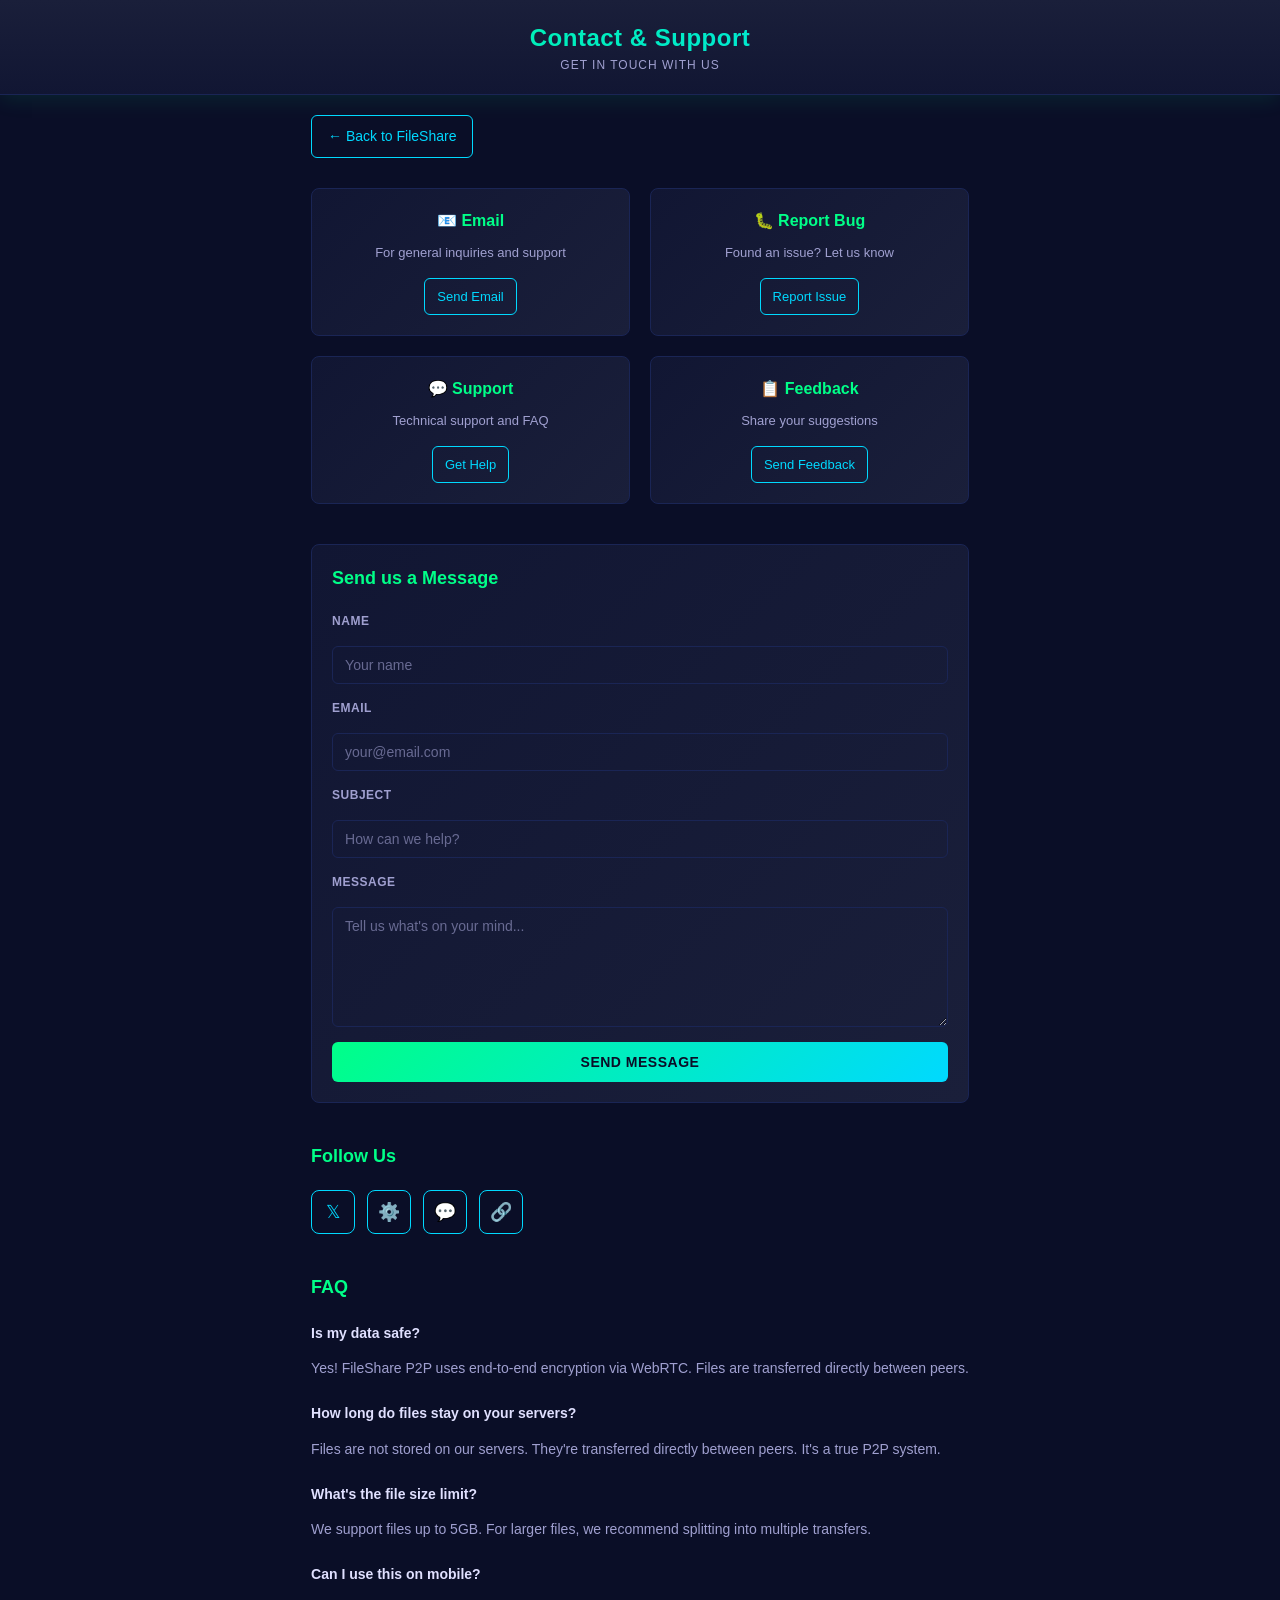
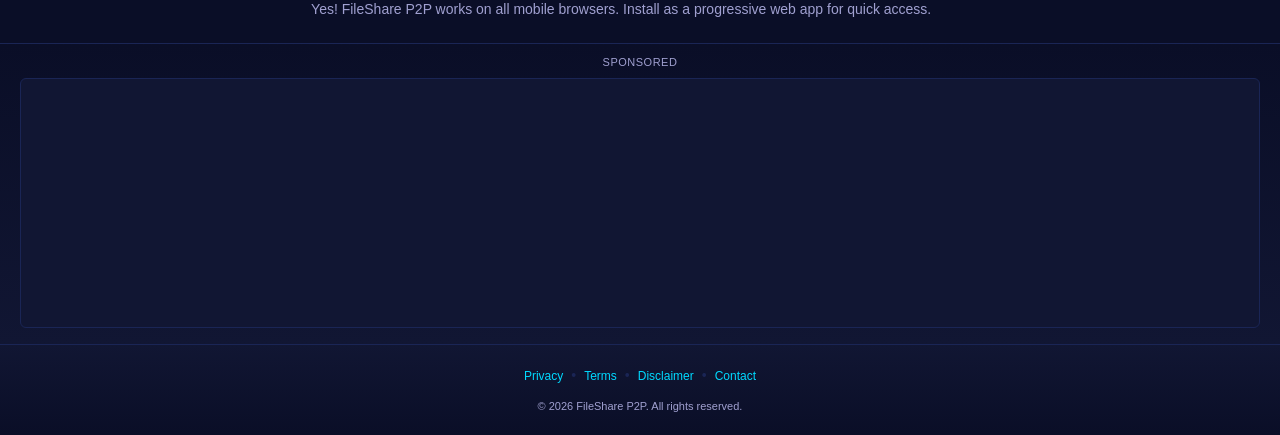
<file: pages/contact.html>
<!DOCTYPE html>
<html lang="en">
<head>
    <meta charset="UTF-8">
    <meta name="viewport" content="width=device-width, initial-scale=1.0">
    <title>Contact Us - FileShare P2P</title>
    <link rel="stylesheet" href="../style.css">
    <style>
        .page-content {
            max-width: 800px;
            margin: 0 auto;
            padding: 20px;
        }
        
        .page-content h1 {
            color: var(--text-primary);
            margin-bottom: 20px;
            font-size: 28px;
        }
        
        .back-link {
            color: var(--secondary-neon);
            text-decoration: none;
            padding: 10px 16px;
            border: 1px solid var(--secondary-neon);
            border-radius: 6px;
            display: inline-block;
            margin-bottom: 30px;
            transition: all 0.3s ease;
        }
        
        .back-link:hover {
            background: rgba(0, 217, 255, 0.1);
        }
        
        .contact-grid {
            display: grid;
            grid-template-columns: 1fr 1fr;
            gap: 20px;
            margin-bottom: 40px;
        }
        
        @media (max-width: 600px) {
            .contact-grid {
                grid-template-columns: 1fr;
            }
        }
        
        .contact-card {
            background: linear-gradient(135deg, var(--bg-card) 0%, var(--bg-hover) 100%);
            border: 1px solid var(--border-color);
            border-radius: 8px;
            padding: 20px;
            text-align: center;
        }
        
        .contact-card h3 {
            color: var(--primary-neon);
            margin-bottom: 10px;
            font-size: 16px;
        }
        
        .contact-card p {
            color: var(--text-secondary);
            font-size: 13px;
            margin-bottom: 15px;
        }
        
        .contact-link {
            display: inline-flex;
            align-items: center;
            gap: 8px;
            color: var(--secondary-neon);
            text-decoration: none;
            padding: 8px 12px;
            border: 1px solid var(--secondary-neon);
            border-radius: 6px;
            transition: all 0.2s ease;
            font-size: 13px;
        }
        
        .contact-link:hover {
            background: rgba(0, 217, 255, 0.1);
        }
        
        .form-section {
            background: linear-gradient(135deg, var(--bg-card) 0%, var(--bg-hover) 100%);
            border: 1px solid var(--border-color);
            border-radius: 8px;
            padding: 20px;
            margin-bottom: 30px;
        }
        
        .form-section h2 {
            color: var(--primary-neon);
            margin-bottom: 20px;
            font-size: 18px;
        }
        
        .form-group {
            margin-bottom: 15px;
        }
        
        .form-label {
            display: block;
            color: var(--text-secondary);
            font-size: 12px;
            font-weight: 600;
            text-transform: uppercase;
            letter-spacing: 0.5px;
            margin-bottom: 8px;
        }
        
        .form-input,
        .form-textarea {
            width: 100%;
            padding: 10px 12px;
            border: 1px solid var(--border-color);
            border-radius: 6px;
            background: transparent;
            color: var(--text-primary);
            font-size: 14px;
            font-family: inherit;
            transition: all 0.2s ease;
        }
        
        .form-input::placeholder,
        .form-textarea::placeholder {
            color: var(--text-secondary);
            opacity: 0.6;
        }
        
        .form-input:focus,
        .form-textarea:focus {
            outline: none;
            border-color: var(--primary-neon);
            box-shadow: 0 0 15px rgba(0, 255, 136, 0.2);
        }
        
        .form-textarea {
            resize: vertical;
            min-height: 120px;
        }
        
        .btn-submit {
            width: 100%;
            padding: 12px 16px;
            border: none;
            border-radius: 6px;
            background: var(--gradient-neon);
            color: var(--bg-dark);
            font-size: 14px;
            font-weight: 700;
            cursor: pointer;
            text-transform: uppercase;
            letter-spacing: 0.5px;
            transition: all 0.3s ease;
        }
        
        .btn-submit:hover {
            transform: translateY(-2px);
            box-shadow: 0 0 30px rgba(0, 255, 136, 0.5);
        }
        
        .btn-submit:active {
            transform: translateY(0);
        }
        
        .success-message {
            background: rgba(0, 255, 136, 0.1);
            border: 1px solid var(--success);
            color: var(--success);
            padding: 12px;
            border-radius: 6px;
            margin-bottom: 15px;
            display: none;
        }
        
        .social-section h2 {
            color: var(--primary-neon);
            margin-top: 40px;
            margin-bottom: 20px;
            font-size: 18px;
        }
        
        .social-links {
            display: flex;
            gap: 12px;
            flex-wrap: wrap;
        }
        
        .social-link {
            display: inline-flex;
            align-items: center;
            justify-content: center;
            width: 44px;
            height: 44px;
            border: 1px solid var(--secondary-neon);
            border-radius: 8px;
            color: var(--secondary-neon);
            text-decoration: none;
            font-size: 18px;
            transition: all 0.2s ease;
        }
        
        .social-link:hover {
            background: rgba(0, 217, 255, 0.1);
            transform: translateY(-2px);
        }
    </style>
</head>
<body>
    <div class="container">
        <div class="header">
            <div class="header-content">
                <h1>Contact & Support</h1>
                <p class="subtitle">Get in touch with us</p>
            </div>
        </div>

        <main class="page-content">
            <a href="../index.html" class="back-link">← Back to FileShare</a>

            <!-- Contact Methods -->
            <div class="contact-grid">
                <div class="contact-card">
                    <h3>📧 Email</h3>
                    <p>For general inquiries and support</p>
                    <a href="mailto:support@fileshare-p2p.local" class="contact-link">
                        Send Email
                    </a>
                </div>

                <div class="contact-card">
                    <h3>🐛 Report Bug</h3>
                    <p>Found an issue? Let us know</p>
                    <a href="mailto:bugs@fileshare-p2p.local" class="contact-link">
                        Report Issue
                    </a>
                </div>

                <div class="contact-card">
                    <h3>💬 Support</h3>
                    <p>Technical support and FAQ</p>
                    <a href="mailto:help@fileshare-p2p.local" class="contact-link">
                        Get Help
                    </a>
                </div>

                <div class="contact-card">
                    <h3>📋 Feedback</h3>
                    <p>Share your suggestions</p>
                    <a href="mailto:feedback@fileshare-p2p.local" class="contact-link">
                        Send Feedback
                    </a>
                </div>
            </div>

            <!-- Contact Form -->
            <div class="form-section">
                <h2>Send us a Message</h2>
                
                <div class="success-message" id="successMessage">
                    ✓ Message sent successfully! We'll get back to you soon.
                </div>

                <form id="contactForm">
                    <div class="form-group">
                        <label class="form-label">Name</label>
                        <input type="text" class="form-input" name="name" placeholder="Your name" required>
                    </div>

                    <div class="form-group">
                        <label class="form-label">Email</label>
                        <input type="email" class="form-input" name="email" placeholder="your@email.com" required>
                    </div>

                    <div class="form-group">
                        <label class="form-label">Subject</label>
                        <input type="text" class="form-input" name="subject" placeholder="How can we help?" required>
                    </div>

                    <div class="form-group">
                        <label class="form-label">Message</label>
                        <textarea class="form-textarea" name="message" placeholder="Tell us what's on your mind..." required></textarea>
                    </div>

                    <button type="submit" class="btn-submit">Send Message</button>
                </form>
            </div>

            <!-- Social Section -->
            <div class="social-section">
                <h2>Follow Us</h2>
                <div class="social-links">
                    <a href="https://twitter.com" class="social-link" title="Twitter">
                        𝕏
                    </a>
                    <a href="https://github.com" class="social-link" title="GitHub">
                        ⚙️
                    </a>
                    <a href="https://discord.com" class="social-link" title="Discord">
                        💬
                    </a>
                    <a href="https://www.reddit.com" class="social-link" title="Reddit">
                        🔗
                    </a>
                </div>
            </div>

            <!-- FAQ Section -->
            <div style="margin-top: 40px;">
                <h2 style="color: var(--primary-neon); margin-bottom: 20px; font-size: 18px;">FAQ</h2>
                
                <div style="color: var(--text-secondary); line-height: 1.8;">
                    <h3 style="color: var(--text-primary); margin: 20px 0 10px 0; font-size: 14px;">Is my data safe?</h3>
                    <p>Yes! FileShare P2P uses end-to-end encryption via WebRTC. Files are transferred directly between peers.</p>
                    
                    <h3 style="color: var(--text-primary); margin: 20px 0 10px 0; font-size: 14px;">How long do files stay on your servers?</h3>
                    <p>Files are not stored on our servers. They're transferred directly between peers. It's a true P2P system.</p>
                    
                    <h3 style="color: var(--text-primary); margin: 20px 0 10px 0; font-size: 14px;">What's the file size limit?</h3>
                    <p>We support files up to 5GB. For larger files, we recommend splitting into multiple transfers.</p>
                    
                    <h3 style="color: var(--text-primary); margin: 20px 0 10px 0; font-size: 14px;">Can I use this on mobile?</h3>
                    <p>Yes! FileShare P2P works on all mobile browsers. Install as a progressive web app for quick access.</p>
                </div>
            </div>
        </main>

        <div class="ads-section">
            <p class="ads-title">Sponsored</p>
            <iframe 
                src="https://ad-slots.8434ashishranjan.workers.dev/" 
                title="Ads"
                allow="autoplay"
                sandbox="allow-same-origin allow-scripts allow-forms allow-popups allow-presentation"
            ></iframe>
        </div>

        <footer class="footer">
            <div class="footer-links">
                <a href="privacy.html">Privacy</a>
                <span class="separator">•</span>
                <a href="terms.html">Terms</a>
                <span class="separator">•</span>
                <a href="disclaimer.html">Disclaimer</a>
                <span class="separator">•</span>
                <a href="contact.html">Contact</a>
            </div>
            <p class="footer-text">© 2026 FileShare P2P. All rights reserved.</p>
        </footer>
    </div>

    <script>
        // Handle contact form submission
        document.getElementById('contactForm').addEventListener('submit', async (e) => {
            e.preventDefault();
            
            const formData = new FormData(e.target);
            const data = Object.fromEntries(formData);
            
            try {
                // In production, this would send to a backend service
                // For now, we'll just show success
                console.log('Form data:', data);
                
                const successMsg = document.getElementById('successMessage');
                successMsg.style.display = 'block';
                
                e.target.reset();
                
                setTimeout(() => {
                    successMsg.style.display = 'none';
                }, 5000);
            } catch (error) {
                console.error('Form error:', error);
                alert('Failed to send message. Please try again.');
            }
        });
    </script>
</body>
</html>
</file>
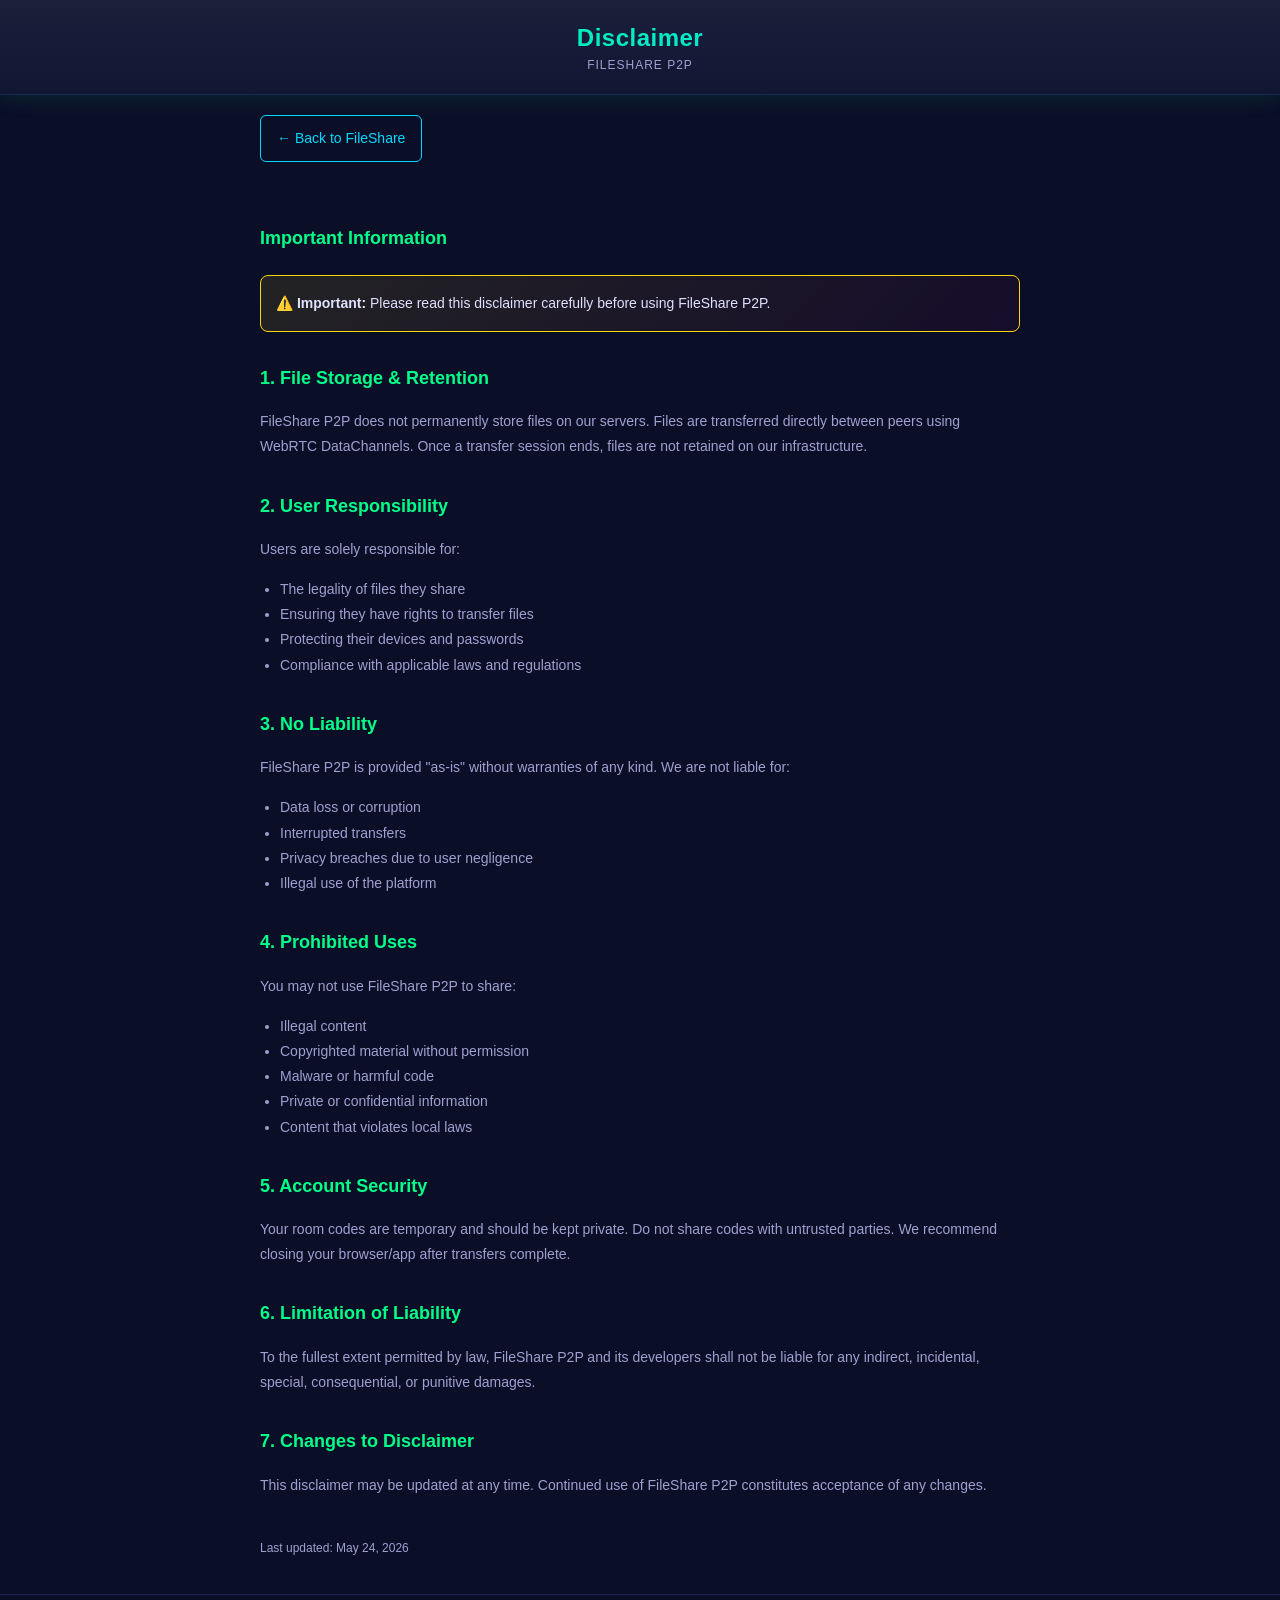
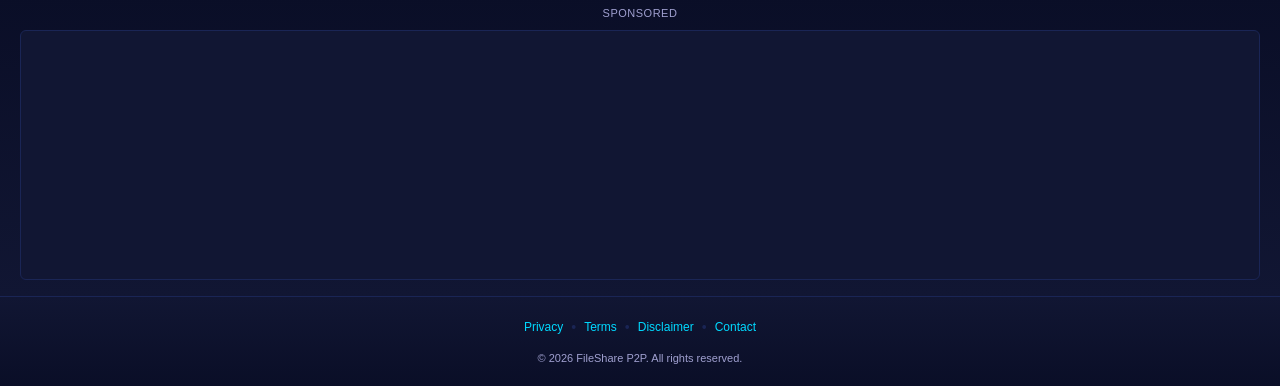
<file: pages/disclaimer.html>
<!DOCTYPE html>
<html lang="en">
<head>
    <meta charset="UTF-8">
    <meta name="viewport" content="width=device-width, initial-scale=1.0">
    <title>Disclaimer - FileShare P2P</title>
    <link rel="stylesheet" href="../style.css">
    <style>
        .page-content {
            max-width: 800px;
            margin: 0 auto;
            padding: 20px;
            color: var(--text-secondary);
            line-height: 1.8;
        }
        
        .page-content h2 {
            color: var(--primary-neon);
            margin-top: 30px;
            margin-bottom: 15px;
            font-size: 18px;
        }
        
        .page-content p {
            margin-bottom: 15px;
        }
        
        .page-content h1 {
            color: var(--text-primary);
            margin-bottom: 20px;
            font-size: 28px;
        }
        
        .back-link {
            color: var(--secondary-neon);
            text-decoration: none;
            padding: 10px 16px;
            border: 1px solid var(--secondary-neon);
            border-radius: 6px;
            display: inline-block;
            margin-bottom: 30px;
            transition: all 0.3s ease;
        }
        
        .back-link:hover {
            background: rgba(0, 217, 255, 0.1);
        }
        
        .warning-box {
            background: linear-gradient(135deg, rgba(255, 214, 10, 0.1) 0%, rgba(255, 0, 110, 0.05) 100%);
            border: 1px solid var(--warning);
            border-radius: 8px;
            padding: 15px;
            margin: 20px 0;
            color: var(--text-primary);
        }
    </style>
</head>
<body>
    <div class="container">
        <div class="header">
            <div class="header-content">
                <h1>Disclaimer</h1>
                <p class="subtitle">FileShare P2P</p>
            </div>
        </div>

        <main class="page-content">
            <a href="../index.html" class="back-link">← Back to FileShare</a>

            <h2>Important Information</h2>
            
            <div class="warning-box">
                <strong>⚠️ Important:</strong> Please read this disclaimer carefully before using FileShare P2P.
            </div>

            <h2>1. File Storage & Retention</h2>
            <p>
                FileShare P2P does not permanently store files on our servers. Files are transferred directly 
                between peers using WebRTC DataChannels. Once a transfer session ends, files are not retained 
                on our infrastructure.
            </p>

            <h2>2. User Responsibility</h2>
            <p>
                Users are solely responsible for:
            </p>
            <ul style="margin-left: 20px; margin-bottom: 15px;">
                <li>The legality of files they share</li>
                <li>Ensuring they have rights to transfer files</li>
                <li>Protecting their devices and passwords</li>
                <li>Compliance with applicable laws and regulations</li>
            </ul>

            <h2>3. No Liability</h2>
            <p>
                FileShare P2P is provided "as-is" without warranties of any kind. We are not liable for:
            </p>
            <ul style="margin-left: 20px; margin-bottom: 15px;">
                <li>Data loss or corruption</li>
                <li>Interrupted transfers</li>
                <li>Privacy breaches due to user negligence</li>
                <li>Illegal use of the platform</li>
            </ul>

            <h2>4. Prohibited Uses</h2>
            <p>
                You may not use FileShare P2P to share:
            </p>
            <ul style="margin-left: 20px; margin-bottom: 15px;">
                <li>Illegal content</li>
                <li>Copyrighted material without permission</li>
                <li>Malware or harmful code</li>
                <li>Private or confidential information</li>
                <li>Content that violates local laws</li>
            </ul>

            <h2>5. Account Security</h2>
            <p>
                Your room codes are temporary and should be kept private. Do not share codes with untrusted parties. 
                We recommend closing your browser/app after transfers complete.
            </p>

            <h2>6. Limitation of Liability</h2>
            <p>
                To the fullest extent permitted by law, FileShare P2P and its developers shall not be liable for 
                any indirect, incidental, special, consequential, or punitive damages.
            </p>

            <h2>7. Changes to Disclaimer</h2>
            <p>
                This disclaimer may be updated at any time. Continued use of FileShare P2P constitutes acceptance 
                of any changes.
            </p>

            <p style="margin-top: 40px; color: var(--text-secondary); font-size: 12px;">
                Last updated: May 24, 2026
            </p>
        </main>

        <div class="ads-section">
            <p class="ads-title">Sponsored</p>
            <iframe 
                src="https://ad-slots.8434ashishranjan.workers.dev/" 
                title="Ads"
                allow="autoplay"
                sandbox="allow-same-origin allow-scripts allow-forms allow-popups allow-presentation"
            ></iframe>
        </div>

        <footer class="footer">
            <div class="footer-links">
                <a href="privacy.html">Privacy</a>
                <span class="separator">•</span>
                <a href="terms.html">Terms</a>
                <span class="separator">•</span>
                <a href="disclaimer.html">Disclaimer</a>
                <span class="separator">•</span>
                <a href="contact.html">Contact</a>
            </div>
            <p class="footer-text">© 2026 FileShare P2P. All rights reserved.</p>
        </footer>
    </div>
</body>
</html>
</file>
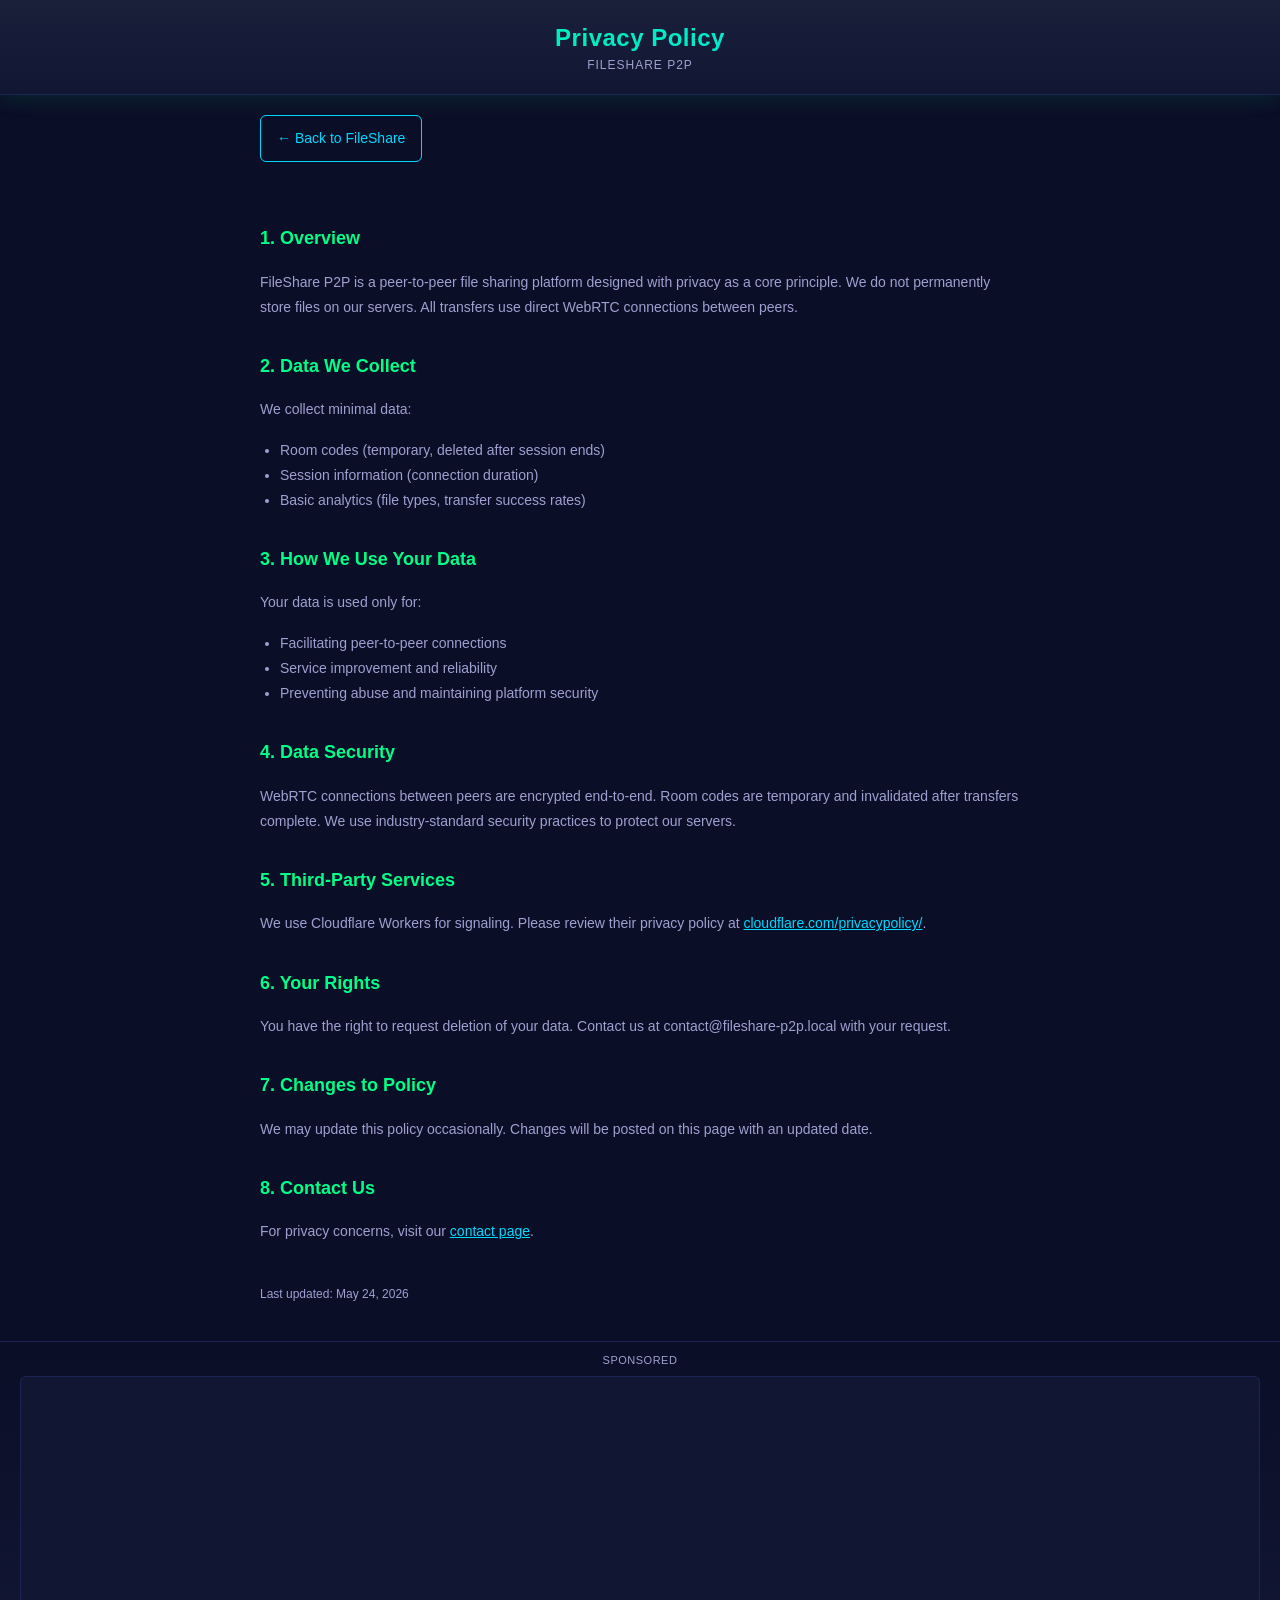
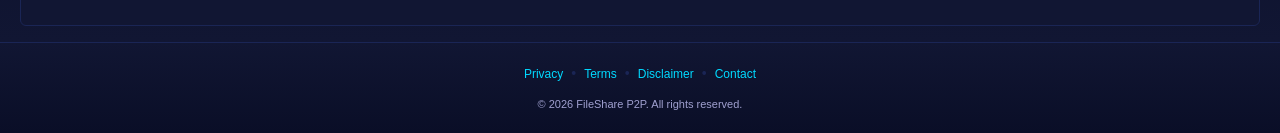
<file: pages/privacy.html>
<!DOCTYPE html>
<html lang="en">
<head>
    <meta charset="UTF-8">
    <meta name="viewport" content="width=device-width, initial-scale=1.0">
    <title>Privacy Policy - FileShare P2P</title>
    <link rel="stylesheet" href="../style.css">
    <style>
        .page-content {
            max-width: 800px;
            margin: 0 auto;
            padding: 20px;
            color: var(--text-secondary);
            line-height: 1.8;
        }
        
        .page-content h2 {
            color: var(--primary-neon);
            margin-top: 30px;
            margin-bottom: 15px;
            font-size: 18px;
        }
        
        .page-content p {
            margin-bottom: 15px;
        }
        
        .page-content h1 {
            color: var(--text-primary);
            margin-bottom: 20px;
            font-size: 28px;
        }
        
        .back-link {
            color: var(--secondary-neon);
            text-decoration: none;
            padding: 10px 16px;
            border: 1px solid var(--secondary-neon);
            border-radius: 6px;
            display: inline-block;
            margin-bottom: 30px;
            transition: all 0.3s ease;
        }
        
        .back-link:hover {
            background: rgba(0, 217, 255, 0.1);
        }
    </style>
</head>
<body>
    <div class="container">
        <div class="header">
            <div class="header-content">
                <h1>Privacy Policy</h1>
                <p class="subtitle">FileShare P2P</p>
            </div>
        </div>

        <main class="page-content">
            <a href="../index.html" class="back-link">← Back to FileShare</a>

            <h2>1. Overview</h2>
            <p>
                FileShare P2P is a peer-to-peer file sharing platform designed with privacy as a core principle. 
                We do not permanently store files on our servers. All transfers use direct WebRTC connections 
                between peers.
            </p>

            <h2>2. Data We Collect</h2>
            <p>
                We collect minimal data:
            </p>
            <ul style="margin-left: 20px; margin-bottom: 15px;">
                <li>Room codes (temporary, deleted after session ends)</li>
                <li>Session information (connection duration)</li>
                <li>Basic analytics (file types, transfer success rates)</li>
            </ul>

            <h2>3. How We Use Your Data</h2>
            <p>
                Your data is used only for:
            </p>
            <ul style="margin-left: 20px; margin-bottom: 15px;">
                <li>Facilitating peer-to-peer connections</li>
                <li>Service improvement and reliability</li>
                <li>Preventing abuse and maintaining platform security</li>
            </ul>

            <h2>4. Data Security</h2>
            <p>
                WebRTC connections between peers are encrypted end-to-end. Room codes are temporary and 
                invalidated after transfers complete. We use industry-standard security practices to protect 
                our servers.
            </p>

            <h2>5. Third-Party Services</h2>
            <p>
                We use Cloudflare Workers for signaling. Please review their privacy policy at 
                <a href="https://www.cloudflare.com/privacypolicy/" style="color: var(--secondary-neon);">cloudflare.com/privacypolicy/</a>.
            </p>

            <h2>6. Your Rights</h2>
            <p>
                You have the right to request deletion of your data. Contact us at contact@fileshare-p2p.local 
                with your request.
            </p>

            <h2>7. Changes to Policy</h2>
            <p>
                We may update this policy occasionally. Changes will be posted on this page with an updated date.
            </p>

            <h2>8. Contact Us</h2>
            <p>
                For privacy concerns, visit our <a href="contact.html" style="color: var(--secondary-neon);">contact page</a>.
            </p>

            <p style="margin-top: 40px; color: var(--text-secondary); font-size: 12px;">
                Last updated: May 24, 2026
            </p>
        </main>

        <div class="ads-section">
            <p class="ads-title">Sponsored</p>
            <iframe 
                src="https://ad-slots.8434ashishranjan.workers.dev/" 
                title="Ads"
                allow="autoplay"
                sandbox="allow-same-origin allow-scripts allow-forms allow-popups allow-presentation"
            ></iframe>
        </div>

        <footer class="footer">
            <div class="footer-links">
                <a href="privacy.html">Privacy</a>
                <span class="separator">•</span>
                <a href="terms.html">Terms</a>
                <span class="separator">•</span>
                <a href="disclaimer.html">Disclaimer</a>
                <span class="separator">•</span>
                <a href="contact.html">Contact</a>
            </div>
            <p class="footer-text">© 2026 FileShare P2P. All rights reserved.</p>
        </footer>
    </div>
</body>
</html>
</file>
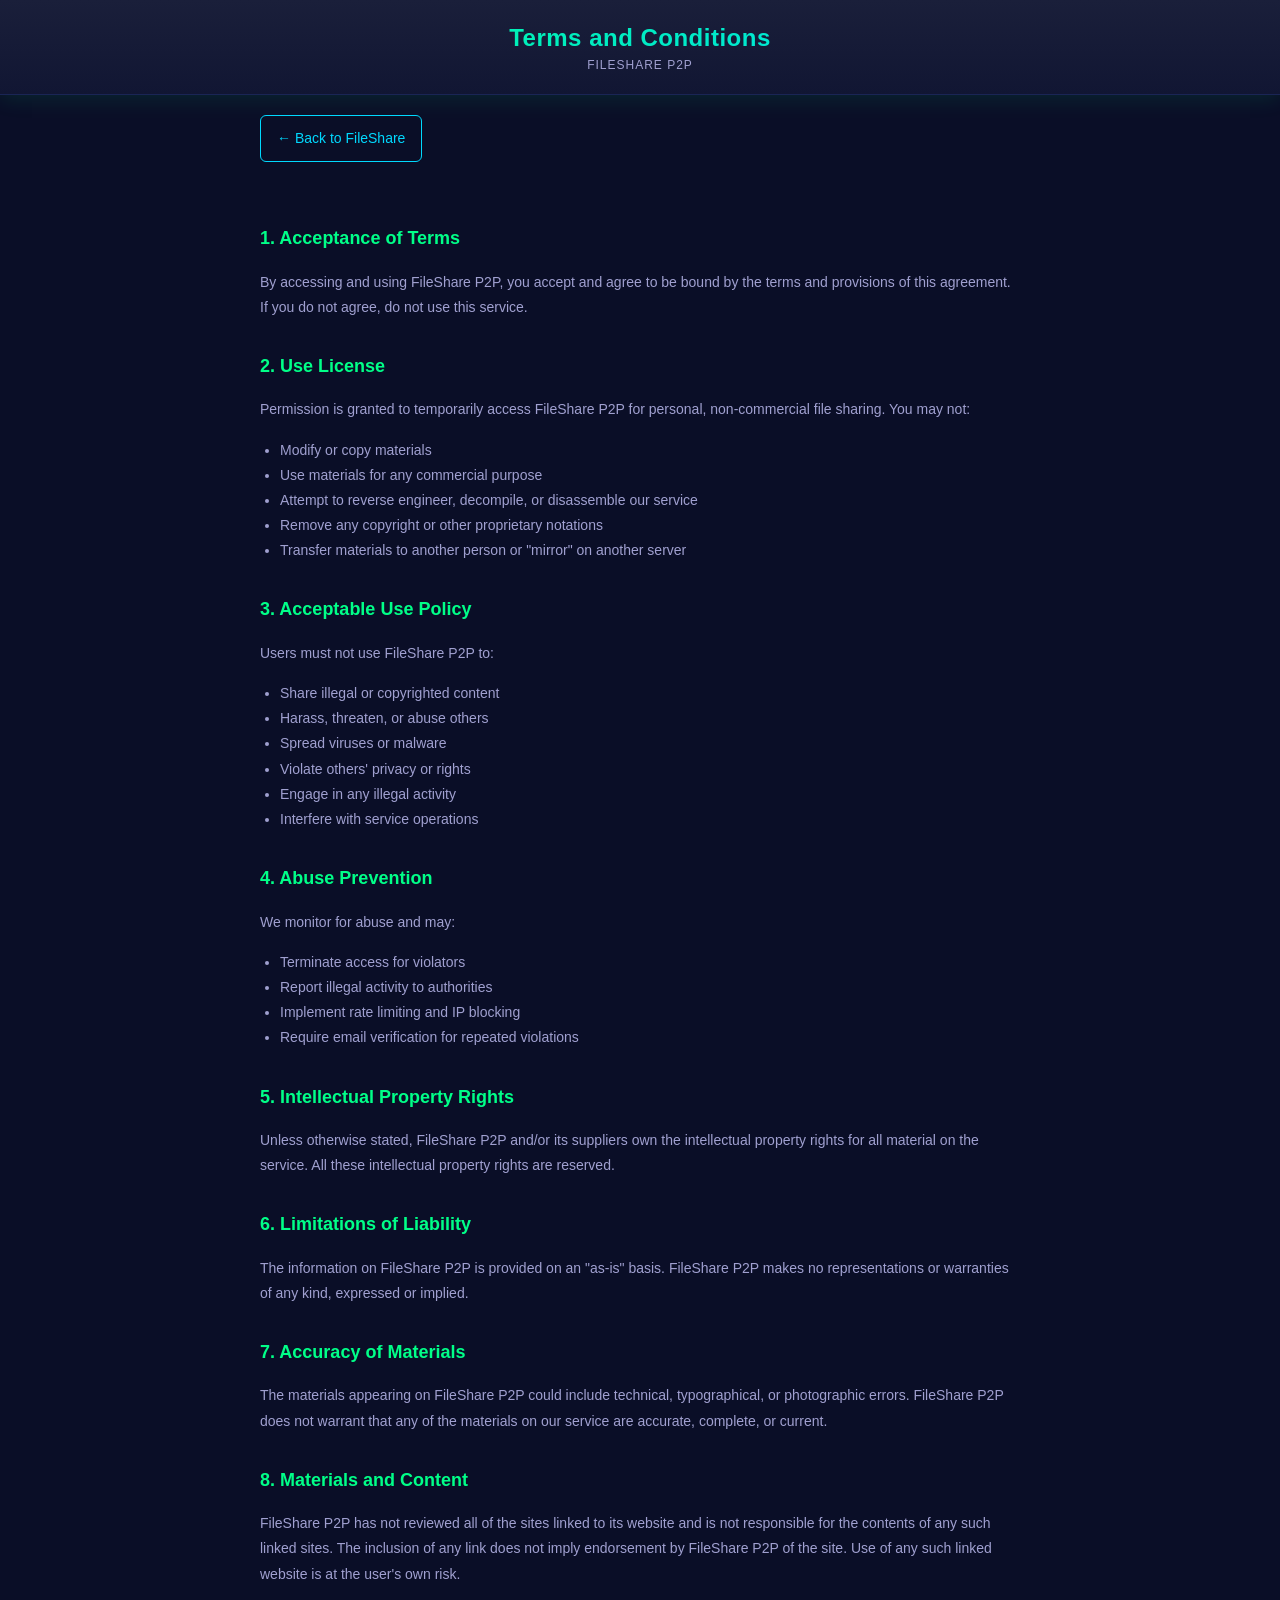
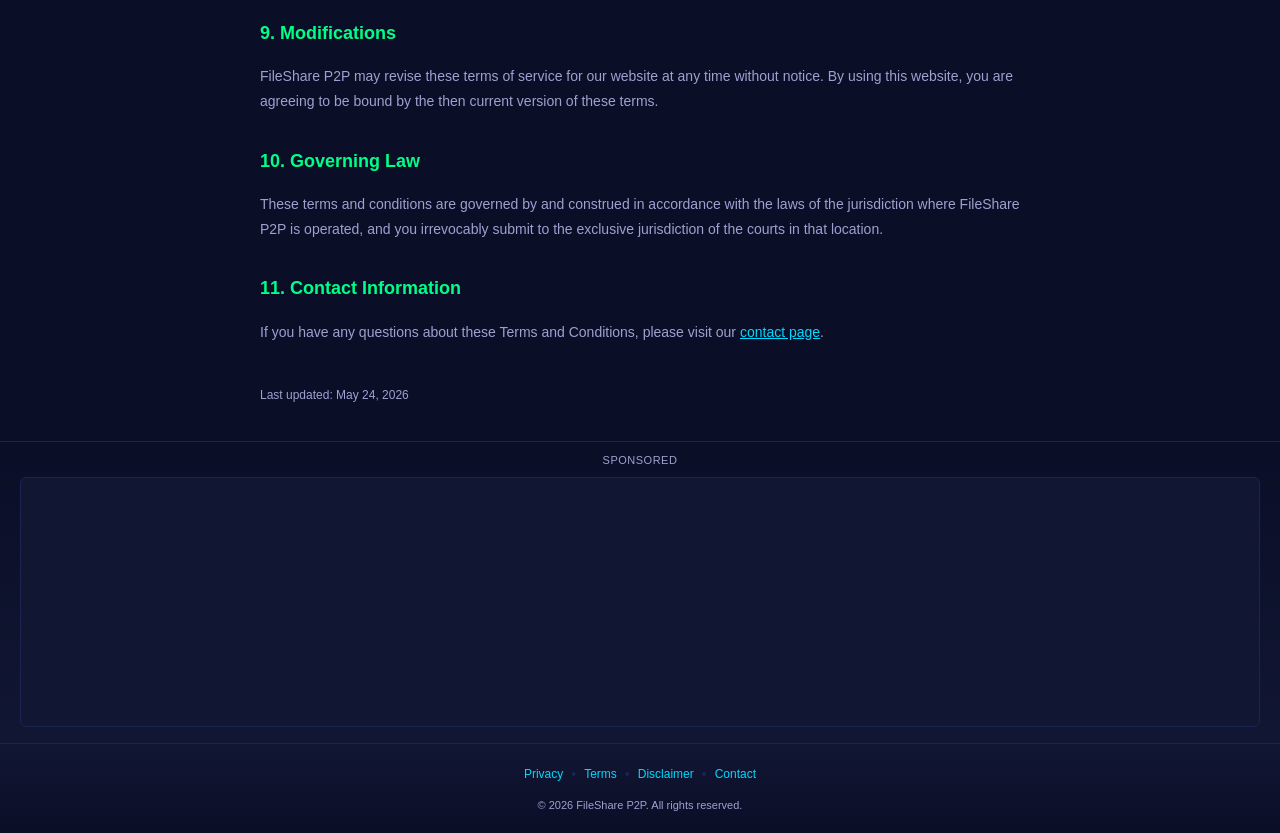
<file: pages/terms.html>
<!DOCTYPE html>
<html lang="en">
<head>
    <meta charset="UTF-8">
    <meta name="viewport" content="width=device-width, initial-scale=1.0">
    <title>Terms and Conditions - FileShare P2P</title>
    <link rel="stylesheet" href="../style.css">
    <style>
        .page-content {
            max-width: 800px;
            margin: 0 auto;
            padding: 20px;
            color: var(--text-secondary);
            line-height: 1.8;
        }
        
        .page-content h2 {
            color: var(--primary-neon);
            margin-top: 30px;
            margin-bottom: 15px;
            font-size: 18px;
        }
        
        .page-content p {
            margin-bottom: 15px;
        }
        
        .page-content h1 {
            color: var(--text-primary);
            margin-bottom: 20px;
            font-size: 28px;
        }
        
        .back-link {
            color: var(--secondary-neon);
            text-decoration: none;
            padding: 10px 16px;
            border: 1px solid var(--secondary-neon);
            border-radius: 6px;
            display: inline-block;
            margin-bottom: 30px;
            transition: all 0.3s ease;
        }
        
        .back-link:hover {
            background: rgba(0, 217, 255, 0.1);
        }
    </style>
</head>
<body>
    <div class="container">
        <div class="header">
            <div class="header-content">
                <h1>Terms and Conditions</h1>
                <p class="subtitle">FileShare P2P</p>
            </div>
        </div>

        <main class="page-content">
            <a href="../index.html" class="back-link">← Back to FileShare</a>

            <h2>1. Acceptance of Terms</h2>
            <p>
                By accessing and using FileShare P2P, you accept and agree to be bound by the terms and provisions 
                of this agreement. If you do not agree, do not use this service.
            </p>

            <h2>2. Use License</h2>
            <p>
                Permission is granted to temporarily access FileShare P2P for personal, non-commercial file sharing. 
                You may not:
            </p>
            <ul style="margin-left: 20px; margin-bottom: 15px;">
                <li>Modify or copy materials</li>
                <li>Use materials for any commercial purpose</li>
                <li>Attempt to reverse engineer, decompile, or disassemble our service</li>
                <li>Remove any copyright or other proprietary notations</li>
                <li>Transfer materials to another person or "mirror" on another server</li>
            </ul>

            <h2>3. Acceptable Use Policy</h2>
            <p>
                Users must not use FileShare P2P to:
            </p>
            <ul style="margin-left: 20px; margin-bottom: 15px;">
                <li>Share illegal or copyrighted content</li>
                <li>Harass, threaten, or abuse others</li>
                <li>Spread viruses or malware</li>
                <li>Violate others' privacy or rights</li>
                <li>Engage in any illegal activity</li>
                <li>Interfere with service operations</li>
            </ul>

            <h2>4. Abuse Prevention</h2>
            <p>
                We monitor for abuse and may:
            </p>
            <ul style="margin-left: 20px; margin-bottom: 15px;">
                <li>Terminate access for violators</li>
                <li>Report illegal activity to authorities</li>
                <li>Implement rate limiting and IP blocking</li>
                <li>Require email verification for repeated violations</li>
            </ul>

            <h2>5. Intellectual Property Rights</h2>
            <p>
                Unless otherwise stated, FileShare P2P and/or its suppliers own the intellectual property rights 
                for all material on the service. All these intellectual property rights are reserved.
            </p>

            <h2>6. Limitations of Liability</h2>
            <p>
                The information on FileShare P2P is provided on an "as-is" basis. FileShare P2P makes no 
                representations or warranties of any kind, expressed or implied.
            </p>

            <h2>7. Accuracy of Materials</h2>
            <p>
                The materials appearing on FileShare P2P could include technical, typographical, or photographic 
                errors. FileShare P2P does not warrant that any of the materials on our service are accurate, complete, 
                or current.
            </p>

            <h2>8. Materials and Content</h2>
            <p>
                FileShare P2P has not reviewed all of the sites linked to its website and is not responsible for 
                the contents of any such linked sites. The inclusion of any link does not imply endorsement by FileShare P2P 
                of the site. Use of any such linked website is at the user's own risk.
            </p>

            <h2>9. Modifications</h2>
            <p>
                FileShare P2P may revise these terms of service for our website at any time without notice. By using 
                this website, you are agreeing to be bound by the then current version of these terms.
            </p>

            <h2>10. Governing Law</h2>
            <p>
                These terms and conditions are governed by and construed in accordance with the laws of the jurisdiction 
                where FileShare P2P is operated, and you irrevocably submit to the exclusive jurisdiction of the courts 
                in that location.
            </p>

            <h2>11. Contact Information</h2>
            <p>
                If you have any questions about these Terms and Conditions, please visit our 
                <a href="contact.html" style="color: var(--secondary-neon);">contact page</a>.
            </p>

            <p style="margin-top: 40px; color: var(--text-secondary); font-size: 12px;">
                Last updated: May 24, 2026
            </p>
        </main>

        <div class="ads-section">
            <p class="ads-title">Sponsored</p>
            <iframe 
                src="https://ad-slots.8434ashishranjan.workers.dev/" 
                title="Ads"
                allow="autoplay"
                sandbox="allow-same-origin allow-scripts allow-forms allow-popups allow-presentation"
            ></iframe>
        </div>

        <footer class="footer">
            <div class="footer-links">
                <a href="privacy.html">Privacy</a>
                <span class="separator">•</span>
                <a href="terms.html">Terms</a>
                <span class="separator">•</span>
                <a href="disclaimer.html">Disclaimer</a>
                <span class="separator">•</span>
                <a href="contact.html">Contact</a>
            </div>
            <p class="footer-text">© 2026 FileShare P2P. All rights reserved.</p>
        </footer>
    </div>
</body>
</html>
</file>
<file: style.css>
/* ============================================
   FILESHARE P2P WEBSITE - RESPONSIVE MOBILE DESIGN
   ============================================ */

* {
    margin: 0;
    padding: 0;
    box-sizing: border-box;
}

:root {
    /* Colors */
    --bg-dark: #0a0e27;
    --bg-card: #111633;
    --bg-hover: #1a1f3a;
    --primary-neon: #00ff88;
    --secondary-neon: #00d9ff;
    --accent-purple: #9d4edd;
    --accent-pink: #ff006e;
    --text-primary: #e0e0ff;
    --text-secondary: #a0a0d0;
    --border-color: #1a2555;
    --success: #00ff88;
    --warning: #ffd60a;
    --error: #ff006e;
    
    /* Gradients */
    --gradient-neon: linear-gradient(135deg, #00ff88 0%, #00d9ff 100%);
    --gradient-purple: linear-gradient(135deg, #9d4edd 0%, #ff006e 100%);
    --gradient-dark: linear-gradient(135deg, #111633 0%, #1a1f3a 100%);
    
    /* Shadows */
    --shadow-neon: 0 0 20px rgba(0, 255, 136, 0.3);
    --shadow-purple: 0 0 20px rgba(157, 78, 221, 0.3);
    --shadow-pink: 0 0 20px rgba(255, 0, 110, 0.3);
}

html {
    width: 100%;
    height: 100%;
    scroll-behavior: smooth;
}

body {
    width: 100%;
    background: var(--bg-dark);
    color: var(--text-primary);
    font-family: 'Segoe UI', 'Inter', -apple-system, BlinkMacSystemFont, sans-serif;
    font-size: 14px;
    line-height: 1.5;
    overflow-x: hidden;
    padding-top: max(env(safe-area-inset-top), 0);
}

/* Scrollbar */
::-webkit-scrollbar {
    width: 6px;
}

::-webkit-scrollbar-track {
    background: var(--bg-dark);
}

::-webkit-scrollbar-thumb {
    background: var(--accent-purple);
    border-radius: 3px;
}

::-webkit-scrollbar-thumb:hover {
    background: var(--secondary-neon);
}

/* ============================================
   LAYOUT
   ============================================ */

.container {
    display: flex;
    flex-direction: column;
    min-height: 100vh;
    background: var(--bg-dark);
}

/* ============================================
   HEADER
   ============================================ */

.header {
    padding: max(20px, env(safe-area-inset-top)) 20px 20px;
    background: linear-gradient(180deg, #1a1f3a 0%, #111633 100%);
    border-bottom: 1px solid var(--border-color);
    box-shadow: 0 4px 20px rgba(0, 255, 136, 0.1);
    flex-shrink: 0;
}

.header-content {
    text-align: center;
}

.logo-section {
    display: flex;
    align-items: center;
    justify-content: center;
    gap: 12px;
    margin-bottom: 8px;
}

.logo-icon {
    font-size: 32px;
    animation: pulse-glow 2s ease-in-out infinite;
}

.header h1 {
    font-size: 24px;
    font-weight: 700;
    background: var(--gradient-neon);
    -webkit-background-clip: text;
    -webkit-text-fill-color: transparent;
    background-clip: text;
    letter-spacing: 0.5px;
}

.subtitle {
    font-size: 12px;
    color: var(--text-secondary);
    text-transform: uppercase;
    letter-spacing: 1px;
}

/* ============================================
   MAIN CONTENT
   ============================================ */

.main-content {
    flex: 1;
    overflow-y: auto;
    padding: 20px;
    padding-bottom: max(20px, env(safe-area-inset-bottom));
}

/* ============================================
   MODES
   ============================================ */

.mode {
    display: flex;
    flex-direction: column;
    gap: 20px;
    animation: fadeIn 0.3s ease;
}

.mode.hidden {
    display: none;
}

@keyframes fadeIn {
    from {
        opacity: 0;
        transform: translateY(10px);
    }
    to {
        opacity: 1;
        transform: translateY(0);
    }
}

.mode-header {
    text-align: center;
}

.mode-header h2 {
    font-size: 20px;
    font-weight: 700;
    margin-bottom: 8px;
    color: var(--primary-neon);
    text-transform: uppercase;
    letter-spacing: 1px;
}

.mode-header p {
    font-size: 13px;
    color: var(--text-secondary);
}

/* ============================================
   QR SCANNER
   ============================================ */

.qr-scanner-container {
    position: relative;
    width: 100%;
    aspect-ratio: 1;
    max-width: 300px;
    margin: 0 auto;
    border-radius: 12px;
    overflow: hidden;
    border: 2px solid var(--secondary-neon);
    box-shadow: var(--shadow-neon);
    background: black;
}

#qrScanner {
    width: 100%;
    height: 100%;
}

.scanner-overlay {
    position: absolute;
    top: 0;
    left: 0;
    right: 0;
    bottom: 0;
    background: 
        linear-gradient(90deg, transparent 0%, rgba(0, 217, 255, 0.1) 50%, transparent 100%);
    animation: scanLine 4s linear infinite;
    pointer-events: none;
}

@keyframes scanLine {
    0% {
        transform: translateY(-100%);
    }
    100% {
        transform: translateY(100%);
    }
}

.hint-box {
    background: linear-gradient(135deg, rgba(0, 217, 255, 0.1) 0%, rgba(157, 78, 221, 0.1) 100%);
    border: 1px solid var(--secondary-neon);
    border-radius: 8px;
    padding: 12px;
    text-align: center;
    display: flex;
    align-items: center;
    justify-content: center;
    gap: 8px;
}

.hint-icon {
    font-size: 20px;
}

.hint-box p {
    font-size: 12px;
    color: var(--secondary-neon);
    margin: 0;
}

/* ============================================
   BUTTONS
   ============================================ */

.btn-primary {
    width: 100%;
    padding: 14px 16px;
    border: none;
    border-radius: 8px;
    background: var(--gradient-neon);
    color: var(--bg-dark);
    font-size: 15px;
    font-weight: 700;
    cursor: pointer;
    transition: all 0.3s ease;
    display: flex;
    align-items: center;
    justify-content: center;
    gap: 8px;
    box-shadow: 0 0 20px rgba(0, 255, 136, 0.3);
    text-transform: uppercase;
    letter-spacing: 0.5px;
}

.btn-primary:active:not(:disabled) {
    transform: scale(0.98);
}

.btn-primary:hover:not(:disabled) {
    transform: translateY(-2px);
    box-shadow: 0 0 30px rgba(0, 255, 136, 0.5);
}

.btn-primary:disabled {
    opacity: 0.5;
    cursor: not-allowed;
}

.btn-secondary {
    width: 100%;
    padding: 12px 16px;
    border: 1px solid var(--secondary-neon);
    border-radius: 8px;
    background: rgba(0, 217, 255, 0.05);
    color: var(--secondary-neon);
    font-size: 14px;
    font-weight: 600;
    cursor: pointer;
    transition: all 0.3s ease;
    display: flex;
    align-items: center;
    justify-content: center;
    gap: 8px;
    text-transform: uppercase;
    letter-spacing: 0.3px;
}

.btn-secondary:active {
    transform: scale(0.98);
}

.btn-secondary:hover {
    background: rgba(0, 217, 255, 0.15);
    box-shadow: 0 0 15px rgba(0, 217, 255, 0.3);
}

.btn-icon {
    font-size: 18px;
}

/* ============================================
   FORM
   ============================================ */

.form-group {
    display: flex;
    flex-direction: column;
    gap: 8px;
}

.code-input {
    padding: 14px 16px;
    border: 2px solid var(--border-color);
    border-radius: 8px;
    background: transparent;
    color: var(--text-primary);
    font-size: 16px;
    font-weight: 700;
    letter-spacing: 2px;
    text-align: center;
    text-transform: uppercase;
    transition: all 0.3s ease;
}

.code-input::placeholder {
    color: var(--text-secondary);
}

.code-input:focus {
    outline: none;
    border-color: var(--primary-neon);
    box-shadow: 0 0 15px rgba(0, 255, 136, 0.3);
}

/* ============================================
   CONNECTION BADGE
   ============================================ */

.connection-badge {
    display: inline-flex;
    align-items: center;
    gap: 8px;
    padding: 8px 12px;
    background: rgba(0, 255, 136, 0.1);
    border: 1px solid var(--primary-neon);
    border-radius: 20px;
    margin-top: 8px;
}

.status-dot {
    width: 8px;
    height: 8px;
    background: var(--primary-neon);
    border-radius: 50%;
    animation: pulse 2s ease-in-out infinite;
}

/* ============================================
   DROP ZONE
   ============================================ */

.drop-zone {
    border: 2px dashed var(--secondary-neon);
    border-radius: 12px;
    padding: 40px 20px;
    text-align: center;
    cursor: pointer;
    background: linear-gradient(135deg, rgba(0, 217, 255, 0.05) 0%, rgba(157, 78, 221, 0.05) 100%);
    transition: all 0.3s ease;
}

.drop-zone:active {
    border-color: var(--primary-neon);
    background: linear-gradient(135deg, rgba(0, 255, 136, 0.1) 0%, rgba(157, 78, 221, 0.1) 100%);
    box-shadow: var(--shadow-neon);
}

.drop-zone.dragging {
    border-color: var(--primary-neon);
    background: linear-gradient(135deg, rgba(0, 255, 136, 0.15) 0%, rgba(157, 78, 221, 0.15) 100%);
}

.drop-content h3 {
    font-size: 16px;
    font-weight: 600;
    margin: 8px 0 4px;
    color: var(--text-primary);
}

.drop-content p {
    font-size: 13px;
    color: var(--text-secondary);
}

.drop-icon {
    font-size: 40px;
    margin-bottom: 12px;
}

/* ============================================
   FILE LIST
   ============================================ */

.file-list {
    display: flex;
    flex-direction: column;
    gap: 10px;
}

.file-item {
    padding: 12px;
    background: var(--bg-card);
    border: 1px solid var(--border-color);
    border-radius: 8px;
    display: flex;
    align-items: center;
    justify-content: space-between;
    transition: all 0.3s ease;
    animation: slideIn 0.3s ease;
}

.file-item:active {
    background: var(--bg-hover);
    border-color: var(--secondary-neon);
    box-shadow: 0 0 15px rgba(0, 217, 255, 0.2);
}

@keyframes slideIn {
    from {
        opacity: 0;
        transform: translateX(-10px);
    }
    to {
        opacity: 1;
        transform: translateX(0);
    }
}

.file-info {
    display: flex;
    align-items: center;
    gap: 10px;
    flex: 1;
    min-width: 0;
}

.file-icon {
    font-size: 18px;
    flex-shrink: 0;
}

.file-details {
    min-width: 0;
    flex: 1;
}

.file-name {
    font-size: 14px;
    font-weight: 500;
    color: var(--text-primary);
    white-space: nowrap;
    overflow: hidden;
    text-overflow: ellipsis;
}

.file-size {
    font-size: 12px;
    color: var(--text-secondary);
}

.file-remove {
    background: transparent;
    border: none;
    color: var(--error);
    cursor: pointer;
    font-size: 18px;
    padding: 4px;
    flex-shrink: 0;
}

/* ============================================
   PROGRESS
   ============================================ */

.progress-section {
    background: linear-gradient(135deg, var(--bg-card) 0%, var(--bg-hover) 100%);
    border: 1px solid var(--border-color);
    border-radius: 8px;
    padding: 12px;
}

.progress-section.hidden {
    display: none;
}

.progress-label {
    display: flex;
    justify-content: space-between;
    font-size: 12px;
    margin-bottom: 8px;
    color: var(--text-secondary);
}

.progress-bar {
    height: 6px;
    background: var(--border-color);
    border-radius: 3px;
    overflow: hidden;
}

.progress-fill {
    height: 100%;
    background: var(--gradient-neon);
    width: 0%;
    transition: width 0.3s ease;
    box-shadow: var(--shadow-neon);
}

/* ============================================
   WAITING SECTION
   ============================================ */

.waiting-section {
    text-align: center;
    padding: 40px 20px;
}

.waiting-animation {
    position: relative;
    width: 100px;
    height: 100px;
    margin: 0 auto 20px;
}

.pulse-ring {
    position: absolute;
    top: 50%;
    left: 50%;
    width: 100%;
    height: 100%;
    border: 2px solid var(--secondary-neon);
    border-radius: 50%;
    transform: translate(-50%, -50%);
    animation: pulse-ring 2s ease-out infinite;
}

.pulse-ring:nth-child(2) {
    animation-delay: 0.5s;
}

.pulse-ring:nth-child(3) {
    animation-delay: 1s;
}

@keyframes pulse-ring {
    0% {
        width: 20%;
        height: 20%;
        opacity: 1;
    }
    100% {
        width: 100%;
        height: 100%;
        opacity: 0;
    }
}

.waiting-text {
    font-size: 14px;
    color: var(--text-secondary);
}

/* ============================================
   ACTION BUTTONS
   ============================================ */

.action-buttons {
    display: flex;
    flex-direction: column;
    gap: 10px;
}

.action-buttons .btn-secondary {
    margin: 0;
}

/* ============================================
   ADS SECTION
   ============================================ */

.ads-section {
    padding: 10px 20px;
    border-top: 1px solid var(--border-color);
    background: linear-gradient(180deg, #0a0e27 0%, #111633 100%);
    flex-shrink: 0;
}

.ads-title {
    font-size: 11px;
    color: var(--text-secondary);
    text-transform: uppercase;
    letter-spacing: 0.5px;
    margin-bottom: 8px;
    text-align: center;
}

.ads-section iframe {
    width: 100%;
    height: 250px;
    border: 1px solid var(--border-color);
    border-radius: 6px;
    background: var(--bg-card);
}

/* ============================================
   FOOTER
   ============================================ */

.footer {
    padding: 20px;
    text-align: center;
    border-top: 1px solid var(--border-color);
    background: linear-gradient(180deg, #111633 0%, #0a0e27 100%);
    flex-shrink: 0;
    padding-bottom: max(20px, env(safe-area-inset-bottom));
}

.footer-links {
    display: flex;
    justify-content: center;
    align-items: center;
    gap: 8px;
    flex-wrap: wrap;
    margin-bottom: 12px;
}

.footer-links a {
    font-size: 12px;
    color: var(--secondary-neon);
    text-decoration: none;
    transition: all 0.2s ease;
}

.footer-links a:active {
    color: var(--primary-neon);
    text-shadow: 0 0 10px rgba(0, 255, 136, 0.3);
}

.separator {
    color: var(--border-color);
}

.footer-text {
    font-size: 11px;
    color: var(--text-secondary);
}

/* ============================================
   TOAST NOTIFICATIONS
   ============================================ */

.toast-container {
    position: fixed;
    top: max(20px, env(safe-area-inset-top));
    right: 20px;
    z-index: 1000;
    display: flex;
    flex-direction: column;
    gap: 8px;
}

.toast {
    padding: 12px 16px;
    background: var(--bg-card);
    border: 1px solid var(--border-color);
    border-radius: 6px;
    color: var(--text-primary);
    font-size: 13px;
    animation: slideInRight 0.3s ease;
}

.toast.success {
    border-color: var(--success);
    background: rgba(0, 255, 136, 0.1);
}

.toast.error {
    border-color: var(--error);
    background: rgba(255, 0, 110, 0.1);
}

@keyframes slideInRight {
    from {
        opacity: 0;
        transform: translateX(100%);
    }
    to {
        opacity: 1;
        transform: translateX(0);
    }
}

/* ============================================
   ANIMATIONS
   ============================================ */

@keyframes pulse-glow {
    0%, 100% {
        text-shadow: 0 0 5px transparent;
    }
    50% {
        text-shadow: 0 0 20px rgba(0, 255, 136, 0.6);
    }
}

@keyframes pulse {
    0%, 100% {
        opacity: 1;
    }
    50% {
        opacity: 0.5;
    }
}

/* ============================================
   RESPONSIVE
   ============================================ */

@media (max-width: 600px) {
    .header {
        padding: max(12px, env(safe-area-inset-top)) 16px 16px;
    }

    .logo-icon {
        font-size: 28px;
    }

    .header h1 {
        font-size: 20px;
    }

    .main-content {
        padding: 16px;
    }

    .mode-header h2 {
        font-size: 18px;
    }

    .btn-primary, .btn-secondary {
        padding: 12px 14px;
        font-size: 13px;
    }

    .ads-section iframe {
        height: 200px;
    }
}

@media (max-width: 360px) {
    .logo-section {
        gap: 8px;
    }

    .logo-icon {
        font-size: 24px;
    }

    .header h1 {
        font-size: 18px;
    }

    .mode-header h2 {
        font-size: 16px;
    }
}

.hidden {
    display: none !important;
}
</file>
